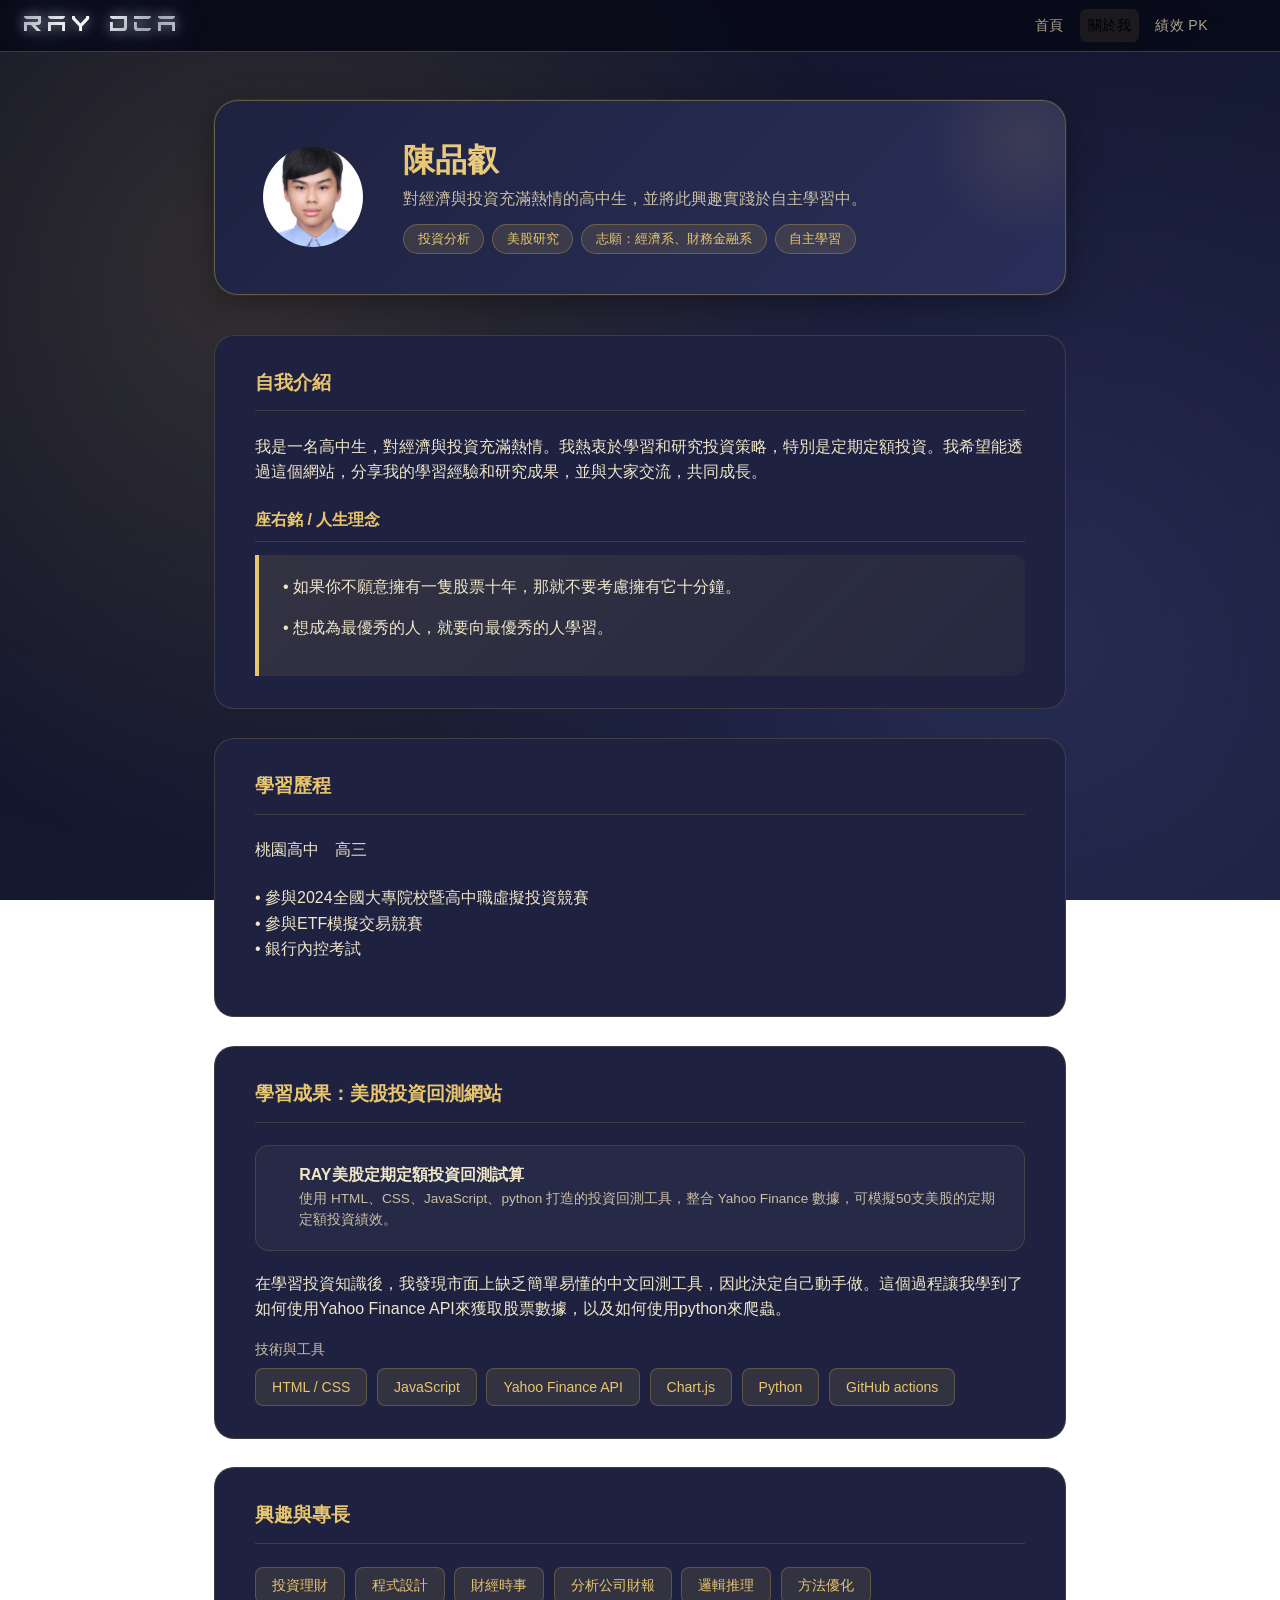
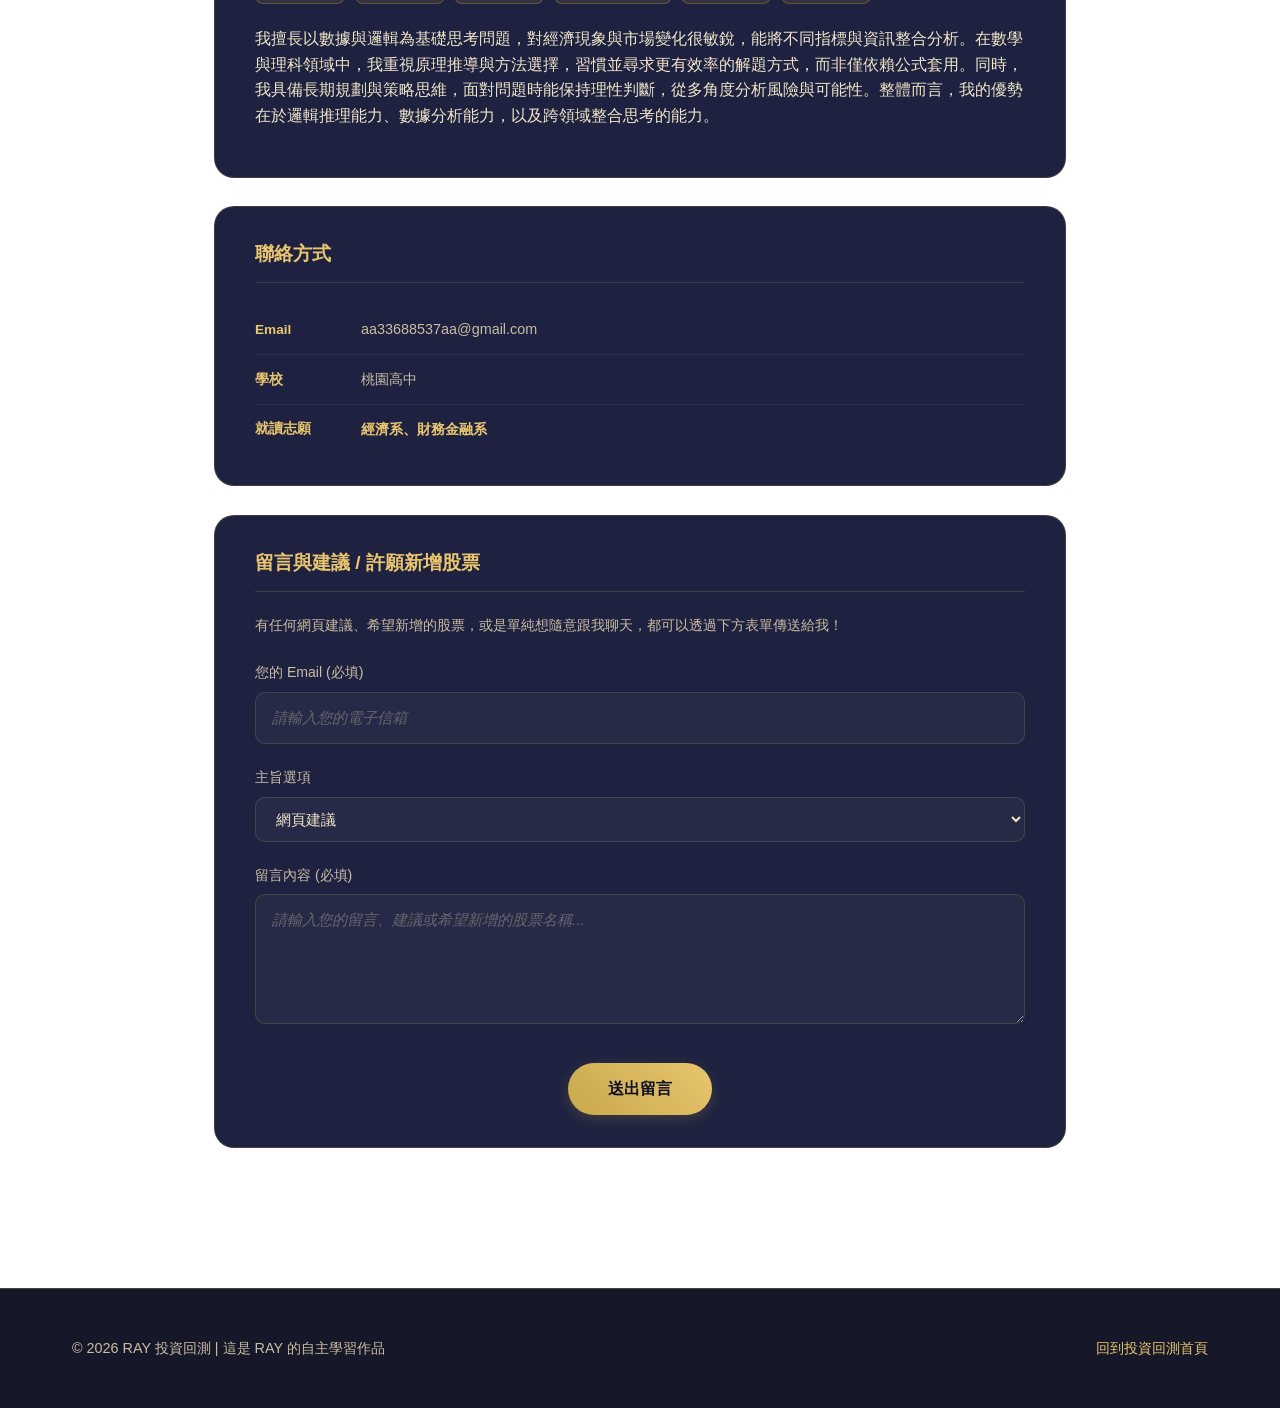
<file: about.html>
<!DOCTYPE html>
<html lang="zh-TW">

<head>
    <meta charset="UTF-8">
    <meta name="viewport" content="width=device-width, initial-scale=1.0">
    <title>關於我 - RAY 的自我介紹</title>
    <meta name="description" content="RAY 的個人自我介紹頁面，包含學習歷程與投資興趣的簡述。">
    <link href="https://cdn.jsdelivr.net/npm/bootstrap@5.1.3/dist/css/bootstrap.min.css" rel="stylesheet">
    <link rel="stylesheet" href="style.css">
    <link href="https://fonts.googleapis.com/css2?family=Noto+Sans+TC:wght@400;500;700&display=swap" rel="stylesheet">
    <style>
        /* ── About 頁面專屬樣式 ── */
        .about-wrapper {
            max-width: 900px;
            margin: 0 auto;
            padding: 2rem 1.5rem 4rem;
            animation: fadeIn 0.9s ease-out;
        }

        /* 頂部個人卡片 */
        .profile-card {
            background: linear-gradient(135deg, #1e2240, #2a2f5a);
            border: 1px solid rgba(201, 168, 76, 0.4);
            border-radius: 24px;
            padding: 2.5rem 3rem;
            display: flex;
            align-items: center;
            gap: 2.5rem;
            margin-bottom: 2.5rem;
            box-shadow: 0 8px 32px rgba(0, 0, 0, 0.35), 0 0 0 1px rgba(201, 168, 76, 0.1);
            position: relative;
            overflow: hidden;
        }

        .profile-card::before {
            content: '';
            position: absolute;
            top: -60px;
            right: -60px;
            width: 200px;
            height: 200px;
            background: radial-gradient(circle, rgba(201, 168, 76, 0.12), transparent 70%);
            border-radius: 50%;
        }

        .profile-avatar {
            width: 110px;
            height: 110px;
            border-radius: 50%;
            border: 3px solid rgba(201, 168, 76, 0.6);
            background: linear-gradient(135deg, #2a2f5a, #1e2240);
            display: flex;
            align-items: center;
            justify-content: center;
            font-size: 3rem;
            flex-shrink: 0;
            box-shadow: 0 4px 20px rgba(201, 168, 76, 0.2);
        }

        .profile-info h2 {
            font-size: 2rem;
            font-weight: 700;
            background: linear-gradient(45deg, #e8c56e, #f0e6c8);
            -webkit-background-clip: text;
            background-clip: text;
            color: transparent;
            margin-bottom: 0.4rem;
        }

        .profile-info .subtitle {
            color: var(--text-muted);
            font-size: 1rem;
            margin-bottom: 0.8rem;
        }

        .profile-tags {
            display: flex;
            flex-wrap: wrap;
            gap: 0.5rem;
        }

        .tag {
            background: rgba(201, 168, 76, 0.15);
            border: 1px solid rgba(201, 168, 76, 0.35);
            color: #e8c56e;
            border-radius: 50px;
            padding: 0.2rem 0.85rem;
            font-size: 0.82rem;
            font-weight: 500;
        }

        /* 各區塊卡片 */
        .section-card {
            background: #1e2240;
            border: 1px solid rgba(201, 168, 76, 0.2);
            border-radius: 20px;
            padding: 2rem 2.5rem;
            margin-bottom: 1.8rem;
            transition: border-color 0.3s, box-shadow 0.3s;
        }

        .section-card:hover {
            border-color: rgba(201, 168, 76, 0.5);
            box-shadow: 0 8px 24px rgba(201, 168, 76, 0.08);
        }

        .section-title {
            display: flex;
            align-items: center;
            gap: 0.75rem;
            font-size: 1.2rem;
            font-weight: 700;
            color: var(--accent-color);
            margin-bottom: 1.4rem;
            padding-bottom: 0.75rem;
            border-bottom: 1px solid rgba(201, 168, 76, 0.2);
        }

        .section-title .icon {
            font-size: 1.4rem;
        }

        /* 輸入欄位外觀 */
        .fill-field {
            width: 100%;
            background: rgba(255, 255, 255, 0.04);
            border: 1px solid rgba(201, 168, 76, 0.2);
            border-radius: 10px;
            color: var(--text-color);
            padding: 0.75rem 1rem;
            font-size: 0.95rem;
            font-family: inherit;
            resize: vertical;
            transition: border-color 0.3s, box-shadow 0.3s;
            line-height: 1.7;
        }

        .fill-field:focus {
            outline: none;
            border-color: rgba(201, 168, 76, 0.6);
            box-shadow: 0 0 0 3px rgba(201, 168, 76, 0.1);
        }

        .fill-field::placeholder {
            color: rgba(200, 189, 162, 0.4);
            font-style: italic;
        }

        .field-label {
            font-size: 0.88rem;
            color: var(--text-muted);
            margin-bottom: 0.5rem;
            font-weight: 500;
        }

        .field-group {
            margin-bottom: 1.4rem;
        }

        .field-group:last-child {
            margin-bottom: 0;
        }

        /* 技能/興趣標籤列 */
        .skill-row {
            display: flex;
            flex-wrap: wrap;
            gap: 0.6rem;
            margin-top: 0.5rem;
        }

        .skill-badge {
            background: rgba(201, 168, 76, 0.12);
            border: 1px solid rgba(201, 168, 76, 0.3);
            color: #e8c56e;
            border-radius: 8px;
            padding: 0.4rem 1rem;
            font-size: 0.88rem;
            font-weight: 500;
        }

        /* 網站作品卡 */
        .project-card {
            background: rgba(255, 255, 255, 0.04);
            border: 1px solid rgba(201, 168, 76, 0.18);
            border-radius: 14px;
            padding: 1.2rem 1.5rem;
            display: flex;
            align-items: center;
            gap: 1.2rem;
            transition: all 0.3s;
            text-decoration: none;
            color: inherit;
            margin-bottom: 0.8rem;
        }

        .project-card:hover {
            border-color: rgba(201, 168, 76, 0.5);
            background: rgba(201, 168, 76, 0.07);
            color: inherit;
            transform: translateX(4px);
        }

        .project-icon {
            font-size: 2rem;
            flex-shrink: 0;
        }

        .project-card h4 {
            font-size: 1rem;
            font-weight: 600;
            color: var(--text-color);
            margin-bottom: 0.2rem;
        }

        .project-card p {
            font-size: 0.85rem;
            color: var(--text-muted);
            margin: 0;
        }

        /* 聯絡資訊 */
        .contact-row {
            display: flex;
            align-items: center;
            gap: 1rem;
            padding: 0.8rem 0;
            border-bottom: 1px solid rgba(255, 255, 255, 0.06);
        }

        .contact-row:last-child {
            border-bottom: none;
        }

        .contact-label {
            width: 90px;
            font-size: 0.85rem;
            color: var(--accent-color);
            font-weight: 600;
            flex-shrink: 0;
        }

        .contact-value {
            color: var(--text-muted);
            font-size: 0.9rem;
        }

        /* 引言 */
        .motto-box {
            background: linear-gradient(135deg, rgba(201, 168, 76, 0.12), rgba(201, 168, 76, 0.05));
            border-left: 4px solid var(--accent-color);
            border-radius: 0 12px 12px 0;
            padding: 1.2rem 1.5rem;
            margin-top: 0.5rem;
        }

        .motto-box textarea {
            background: transparent;
            border: none;
            color: var(--text-color);
            font-size: 1rem;
            font-style: italic;
            line-height: 1.8;
            width: 100%;
            resize: none;
            font-family: inherit;
        }

        .motto-box textarea:focus {
            outline: none;
        }

        .motto-box textarea::placeholder {
            color: rgba(200, 189, 162, 0.4);
        }

        /* 儲存提示 */
        .save-notice {
            text-align: center;
            color: var(--text-muted);
            font-size: 0.82rem;
            margin-top: 2rem;
            opacity: 0.7;
        }

        /* Checkmark Animation */
        .checkmark__circle {
            stroke-dasharray: 166;
            stroke-dashoffset: 166;
            stroke-width: 2;
            stroke-miterlimit: 10;
            stroke: var(--accent-color);
            fill: none;
            animation: stroke 0.6s cubic-bezier(0.65, 0, 0.45, 1) forwards;
        }

        .checkmark {
            width: 56px;
            height: 56px;
            border-radius: 50%;
            display: block;
            stroke-width: 2;
            stroke: #1e2240;
            stroke-miterlimit: 10;
            margin: 10% auto;
            box-shadow: inset 0px 0px 0px var(--accent-color);
            animation: fill .4s ease-in-out .4s forwards, scale .3s ease-in-out .9s both;
        }

        .checkmark__check {
            transform-origin: 50% 50%;
            stroke-dasharray: 48;
            stroke-dashoffset: 48;
            animation: stroke 0.3s cubic-bezier(0.65, 0, 0.45, 1) 0.8s forwards;
        }

        @keyframes stroke {
            100% {
                stroke-dashoffset: 0;
            }
        }

        @keyframes scale {

            0%,
            100% {
                transform: none;
            }

            50% {
                transform: scale3d(1.1, 1.1, 1);
            }
        }

        @keyframes fill {
            100% {
                box-shadow: inset 0px 0px 0px 30px var(--accent-color);
            }
        }

        @keyframes fadeInText {
            0% {
                opacity: 0;
                transform: translateY(10px);
            }

            100% {
                opacity: 1;
                transform: translateY(0);
            }
        }

        @media (max-width: 600px) {
            .profile-card {
                flex-direction: column;
                text-align: center;
                padding: 2rem 1.5rem;
                gap: 1.5rem;
            }

            .profile-tags {
                justify-content: center;
            }

            .section-card {
                padding: 1.5rem 1.2rem;
            }
        }
    </style>
</head>

<body>
    <!-- 導覽列 -->
    <!-- 暗幕遡罩 -->
    <div class="nav-overlay" id="navOverlay"></div>

    <nav class="navbar navbar-expand-md">
        <div class="container position-relative">
            <!-- RAY DCA Logo -->
            <a class="navbar-brand-logo" href="index.html">RAY DCA</a>

            <!-- 自訂漢堡按鈕 -->
            <button class="hamburger" id="hamburgerBtn" aria-label="選單">
                <span class="bar"></span>
                <span class="bar"></span>
                <span class="bar"></span>
            </button>

            <div class="collapse navbar-collapse" id="navbarNav">
                <ul class="navbar-nav ms-auto">
                    <li class="nav-item">
                        <a class="nav-link" href="index.html">首頁</a>
                    </li>
                    <li class="nav-item">
                        <a class="nav-link active" href="about.html">關於我</a>
                    </li>
                    <li class="nav-item">
                        <a class="nav-link" href="pk.html">績效 PK</a>
                    </li>
                </ul>
            </div>
        </div>
    </nav>

    <div class="about-wrapper">

        <!-- 個人名片 -->
        <div class="profile-card">
            <img src="ray.jpg" alt="RAY" style="width: 100px; height: 100px; border-radius: 50%;">
            <div class="profile-info">
                <h2>陳品叡</h2>
                <p class="subtitle">
                    對經濟與投資充滿熱情的高中生，並將此興趣實踐於自主學習中。
                </p>
                <div class="profile-tags">
                    <span class="tag">投資分析</span>
                    <span class="tag">美股研究</span>
                    <span class="tag">志願：經濟系、財務金融系</span>
                    <span class="tag">自主學習</span>
                </div>
            </div>
        </div>

        <!-- 自我介紹 -->
        <div class="section-card">
            <div class="section-title">
                自我介紹
            </div>
            <div class="field-group">
                <!-- 自我介紹 -->
                <p class="about-text">
                    我是一名高中生，對經濟與投資充滿熱情。我熱衷於學習和研究投資策略，特別是定期定額投資。我希望能透過這個網站，分享我的學習經驗和研究成果，並與大家交流，共同成長。
                </p>
            </div>
            <div class="field-group">
                <div class="section-title" style="font-size:1rem; margin-bottom:0.8rem; padding-bottom:0.5rem;">
                    座右銘 / 人生理念
                </div>
                <div class="motto-box">
                    <!-- 在下方填入你的座右銘 -->
                    <p class="motto-text">• 如果你不願意擁有一隻股票十年，那就不要考慮擁有它十分鐘。</p>
                    <p class="motto-text">• 想成為最優秀的人，就要向最優秀的人學習。</p>
                </div>
            </div>
        </div>

        <!-- 學習歷程 -->
        <div class="section-card">
            <div class="section-title">
                學習歷程
            </div>
            <div class="field-group">
                <!-- 學校與年級 -->
                <p class="about-text school-text">桃園高中　高三</p>
            </div>
            <div class="field-group">
                <!-- 與經濟相關的學習經歷：課程、閱讀、活動等，可用 <br> 換行 -->
                <p class="about-text">
                    • 參與2024全國大專院校暨高中職虛擬投資競賽<br>
                    • 參與ETF模擬交易競賽<br>
                    • 銀行內控考試
                </p>
            </div>
            <div class="field-group" style="margin-bottom:0">
                <!-- 對經濟系的期待與目標 -->
                <p class="about-text">

                </p>
            </div>
        </div>

        <!-- 這個作品：投資回測網站 -->
        <div class="section-card">
            <div class="section-title">
                學習成果：美股投資回測網站
            </div>
            <a class="project-card" href="index.html">
                <span class="project-icon"></span>
                <div>
                    <h4>RAY美股定期定額投資回測試算</h4>
                    <p>使用 HTML、CSS、JavaScript、python 打造的投資回測工具，整合 Yahoo Finance 數據，可模擬50支美股的定期定額投資績效。</p>
                </div>
            </a>
            <div class="field-group" style="margin-top:1.2rem; margin-bottom:0">
                <!-- 製作這個網站的動機與過程 -->
                <p class="about-text">
                    在學習投資知識後，我發現市面上缺乏簡單易懂的中文回測工具，因此決定自己動手做。這個過程讓我學到了如何使用Yahoo Finance API來獲取股票數據，以及如何使用python來爬蟲。
                </p>
            </div>
            <div class="field-group">
                <div class="field-label">技術與工具</div>
                <div class="skill-row">
                    <span class="skill-badge">HTML / CSS</span>
                    <span class="skill-badge">JavaScript</span>
                    <span class="skill-badge">Yahoo Finance API</span>
                    <span class="skill-badge">Chart.js</span>
                    <span class="skill-badge">Python</span>
                    <span class="skill-badge">GitHub actions</span>
                </div>
            </div>
        </div>

        <!-- 興趣與專長 -->
        <div class="section-card">
            <div class="section-title">
                興趣與專長
            </div>
            <div class="field-group">
                <!-- skill-->
                <div class="skill-row">
                    <span class="skill-badge">投資理財</span>
                    <span class="skill-badge">程式設計</span>
                    <span class="skill-badge">財經時事</span>
                    <span class="skill-badge">分析公司財報</span>
                    <span class="skill-badge">邏輯推理</span>
                    <span class="skill-badge">方法優化</span>
                </div>
            </div>
            <div class="field-group" style="margin-bottom:0">
                <!-- 其他補充 -->
                <p class="about-text">
                    我擅長以數據與邏輯為基礎思考問題，對經濟現象與市場變化很敏銳，能將不同指標與資訊整合分析。在數學與理科領域中，我重視原理推導與方法選擇，習慣並尋求更有效率的解題方式，而非僅依賴公式套用。同時，
                    我具備長期規劃與策略思維，面對問題時能保持理性判斷，從多角度分析風險與可能性。整體而言，我的優勢在於邏輯推理能力、數據分析能力，以及跨領域整合思考的能力。
                </p>
            </div>
        </div>

        <!-- 聯絡資訊 -->
        <div class="section-card">
            <div class="section-title">
                聯絡方式
            </div>
            <div class="contact-row">
                <span class="contact-label">Email</span>
                <!-- 把下方 aa33688537aa@gmail.com 換成你的信箱 -->
                <span class="contact-value">aa33688537aa@gmail.com</span>
            </div>
            <div class="contact-row">
                <span class="contact-label">學校</span>
                <!-- 把下方換成你的學校 -->
                <span class="contact-value">桃園高中</span>
            </div>
            <div class="contact-row">
                <span class="contact-label">就讀志願</span>
                <span class="contact-value" style="color: var(--accent-color); font-weight:600;">經濟系、財務金融系</span>
            </div>
        </div> <!-- 聯絡資訊結束 -->

        <!-- 留言表單區塊獨立 -->
        <div class="section-card" id="contact-form">
            <div class="section-title">
                留言與建議 / 許願新增股票
            </div>
            <p style="color: var(--text-muted); font-size: 0.9rem; margin-bottom: 1.5rem;">
                有任何網頁建議、希望新增的股票，或是單純想隨意跟我聊天，都可以透過下方表單傳送給我！
            </p>
            <form id="contactForm" action="https://formspree.io/f/mjgayrbp" method="POST">
                <div class="field-group">
                    <div class="field-label">您的 Email (必填)</div>
                    <input type="email" name="email" class="fill-field" placeholder="請輸入您的電子信箱" required>
                </div>
                <div class="field-group">
                    <div class="field-label">主旨選項</div>
                    <select name="subject" class="fill-field" style="appearance: auto; cursor: pointer;">
                        <option value="網頁建議">網頁建議</option>
                        <option value="許願新增股票">許願新增股票</option>
                        <option value="隨意聊天">隨意聊天</option>
                        <option value="其他問題">其他</option>
                    </select>
                </div>
                <div class="field-group">
                    <div class="field-label">留言內容 (必填)</div>
                    <textarea name="message" class="fill-field" rows="4" placeholder="請輸入您的留言、建議或希望新增的股票名稱..."
                        required></textarea>
                </div>
                <div class="field-group" style="text-align: center; margin-top: 2rem;">
                    <button type="submit" id="submitBtnStyle"
                        style="background: linear-gradient(45deg, var(--secondary-color), var(--accent-color)); color: #0f1227; padding: 0.8rem 2.5rem; border-radius: 50px; border: none; font-size: 1rem; font-weight: 700; cursor: pointer; transition: transform 0.3s ease, box-shadow 0.3s ease; box-shadow: 0 4px 15px rgba(201, 168, 76, 0.2);">
                        送出留言
                    </button>
                </div>
            </form>

            <!-- 成功動畫容器 -->
            <div id="successAnimation" style="display: none; text-align: center; padding: 2rem 0;">
                <svg class="checkmark" xmlns="http://www.w3.org/2000/svg" viewBox="0 0 52 52">
                    <circle class="checkmark__circle" cx="26" cy="26" r="25" fill="none" />
                    <path class="checkmark__check" fill="none" d="M14.1 27.2l7.1 7.2 16.7-16.8" />
                </svg>
                <h4
                    style="color: var(--accent-color); margin-top: 1rem; opacity: 0; animation: fadeInText 0.5s 0.3s forwards;">
                    傳送成功！</h4>
                <p
                    style="color: var(--text-muted); font-size: 0.9rem; opacity: 0; animation: fadeInText 0.5s 0.6s forwards;">
                    感謝您的留言與建議，我會盡快回覆您。</p>
            </div>
        </div>



    </div>

    <!-- 頁尾 -->
    <footer class="footer">
        <div class="container">
            <div class="row align-items-center">
                <div class="col-md-6">
                    <p>© 2026 RAY 投資回測 | 這是 RAY 的自主學習作品</p>
                </div>
                <div class="col-md-6 text-md-end">
                    <p><a href="index.html">回到投資回測首頁</a></p>
                </div>
            </div>
        </div>
    </footer>

    <script src="https://cdn.jsdelivr.net/npm/bootstrap@5.1.3/dist/js/bootstrap.bundle.min.js"></script>
    <script>
        // 自訂漢堡選單控制
        (function () {
            const btn = document.getElementById('hamburgerBtn');
            const menu = document.getElementById('navbarNav');
            const overlay = document.getElementById('navOverlay');

            function openMenu() {
                btn.classList.add('open');
                menu.classList.add('show');
                overlay.classList.add('show');
                document.body.style.overflow = 'hidden';
            }

            function closeMenu() {
                btn.classList.remove('open');
                menu.classList.remove('show');
                overlay.classList.remove('show');
                document.body.style.overflow = '';
            }

            btn.addEventListener('click', () => {
                btn.classList.contains('open') ? closeMenu() : openMenu();
            });

            overlay.addEventListener('click', closeMenu);

            menu.querySelectorAll('.nav-link').forEach(link => {
                link.addEventListener('click', closeMenu);
            });
        })();

        // AJAX Form Submission
        document.getElementById('contactForm')?.addEventListener('submit', function (e) {
            e.preventDefault();
            const form = this;
            const formData = new FormData(form);
            const action = form.getAttribute('action');
            const submitBtn = form.querySelector('button[type="submit"]');

            submitBtn.disabled = true;
            submitBtn.innerText = '傳送中...';

            fetch(action, {
                method: 'POST',
                body: formData,
                headers: {
                    'Accept': 'application/json'
                }
            }).then(response => {
                if (response.ok) {
                    form.style.display = 'none';
                    document.getElementById('successAnimation').style.display = 'block';
                } else {
                    alert('發生錯誤，請稍後再試。');
                    submitBtn.disabled = false;
                    submitBtn.innerText = '送出留言';
                }
            }).catch(error => {
                alert('發生錯誤，請稍後再試。');
                submitBtn.disabled = false;
                submitBtn.innerText = '送出留言';
            });
        });
    </script>

</body>

</html>
</file>
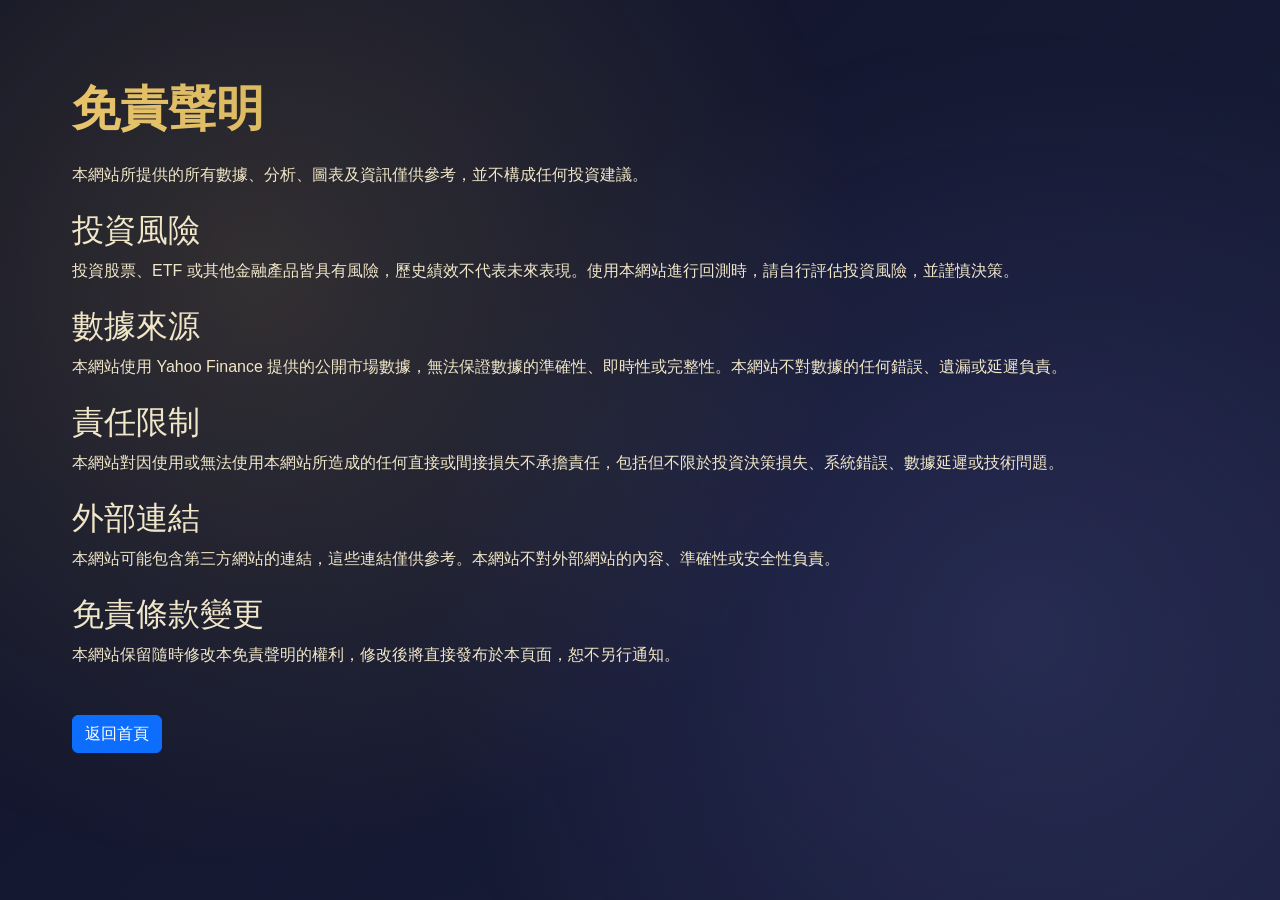
<file: disclaimer.html>
<!DOCTYPE html>
<html lang="zh-TW">
<head>
    <meta charset="UTF-8">
    <meta name="viewport" content="width=device-width, initial-scale=1.0">
    <title>免責聲明 | RAY投資回測</title>
    <link href="https://cdn.jsdelivr.net/npm/bootstrap@5.1.3/dist/css/bootstrap.min.css" rel="stylesheet">
    <link rel="stylesheet" href="style.css">
</head>
<body>
    <div class="container mt-5">
        <h1 class="mb-4">免責聲明</h1>
        <p>本網站所提供的所有數據、分析、圖表及資訊僅供參考，並不構成任何投資建議。</p>

        <h2 class="mt-4">投資風險</h2>
        <p>投資股票、ETF 或其他金融產品皆具有風險，歷史績效不代表未來表現。使用本網站進行回測時，請自行評估投資風險，並謹慎決策。</p>

        <h2 class="mt-4">數據來源</h2>
        <p>本網站使用 Yahoo Finance 提供的公開市場數據，無法保證數據的準確性、即時性或完整性。本網站不對數據的任何錯誤、遺漏或延遲負責。</p>

        <h2 class="mt-4">責任限制</h2>
        <p>本網站對因使用或無法使用本網站所造成的任何直接或間接損失不承擔責任，包括但不限於投資決策損失、系統錯誤、數據延遲或技術問題。</p>

        <h2 class="mt-4">外部連結</h2>
        <p>本網站可能包含第三方網站的連結，這些連結僅供參考。本網站不對外部網站的內容、準確性或安全性負責。</p>

        <h2 class="mt-4">免責條款變更</h2>
        <p>本網站保留隨時修改本免責聲明的權利，修改後將直接發布於本頁面，恕不另行通知。</p>

        <p class="mt-5"><a href="index.html" class="btn btn-primary">返回首頁</a></p>
    </div>

    <script src="https://cdn.jsdelivr.net/npm/bootstrap@5.1.3/dist/js/bootstrap.bundle.min.js"></script>
</body>
</html>
</file>
<file: style.css>
:root {
    --primary-color: #1a1f3c;
    --secondary-color: #c9a84c;
    --accent-color: #e8c56e;
    --background-color: #0f1227;
    --card-bg-color: #1e2240;
    --text-color: #f0e6c8;
    --text-muted: #c9bda2;
    --border-color: #2e3460;
    --shadow-color: rgba(0, 0, 0, 0.35);
    --hover-color: #2a3060;
    --positive-color: #5ecb8a;
    --negative-color: #e0584d;
    --gradient-start: #0f1227;
    --gradient-end: #1a1f3c;
}

* {
    margin: 0;
    padding: 0;
    box-sizing: border-box;
}

body {
    font-family: 'SF Pro Display', -apple-system, BlinkMacSystemFont, 'Segoe UI', Roboto, Oxygen, Ubuntu, Cantarell, 'Open Sans', 'Helvetica Neue', sans-serif;
    background: linear-gradient(135deg, var(--gradient-start), var(--gradient-end));
    background-attachment: fixed;
    color: var(--text-color);
    line-height: 1.6;
    overflow-x: hidden;
}

body::before {
    content: '';
    position: fixed;
    top: 0;
    left: 0;
    width: 100%;
    height: 100%;
    background:
        radial-gradient(circle at 20% 30%, rgba(201, 168, 76, 0.18) 0%, transparent 50%),
        radial-gradient(circle at 80% 70%, rgba(94, 99, 180, 0.22) 0%, transparent 50%);
    z-index: -1;
    pointer-events: none;
}

.container {
    max-width: 1200px;
    margin: 0 auto;
    padding: 2rem;
    position: relative;
}

/* Header */
header {
    text-align: center;
    margin-bottom: 3rem;
    padding: 2rem 0;
    position: relative;
    animation: fadeInDown 0.8s ease-out;
    /* 載入動畫 */
}

h1 {
    font-size: 3rem;
    font-weight: 700;
    margin-bottom: 1rem;
    background: linear-gradient(45deg, #e8c56e, #c9a84c, #f0e6c8);
    -webkit-background-clip: text;
    background-clip: text;
    color: transparent;
    text-shadow: none;
    animation: gradientText 8s linear infinite;
}

@keyframes gradientText {
    0% {
        filter: hue-rotate(0deg) brightness(1);
    }

    50% {
        filter: hue-rotate(15deg) brightness(1.2);
    }

    100% {
        filter: hue-rotate(0deg) brightness(1);
    }
}

.search-box {
    max-width: 400px;
    margin: 0 auto;
    position: relative;
}

.search-box input {
    width: 100%;
    padding: 1rem 1.5rem;
    border: none;
    border-radius: 50px;
    background: var(--card-bg-color);
    color: var(--text-color);
    font-size: 1rem;
    transition: all 0.3s ease;
    box-shadow: 0 2px 10px rgba(0, 0, 0, 0.1);
}

.search-box input::placeholder {
    color: rgba(255, 255, 255, 0.7);
}

.search-box input:focus {
    outline: none;
    box-shadow: 0 0 5px var(--secondary-color);
    transform: scale(1.02);
    /* 聚焦時微放大 */
}

/* Stock Grid */
.stock-grid {
    display: grid;
    grid-template-columns: repeat(auto-fill, minmax(300px, 1fr));
    gap: 2rem;
    padding: 1rem;
    animation: fadeIn 0.8s ease-out;
}

.stock-card {
    background: #1e2240;
    border-radius: 20px;
    padding: 1.5rem;
    transition: all 0.3s cubic-bezier(0.4, 0, 0.2, 1);
    cursor: pointer;
    border: 1px solid rgba(201, 168, 76, 0.25);
    position: relative;
    overflow: hidden;
}

.stock-card::before {
    content: '';
    position: absolute;
    top: 0;
    left: 0;
    width: 100%;
    height: 100%;
    background: linear-gradient(45deg, transparent, rgba(255, 255, 255, 0.1), transparent);
    transform: translateX(-100%);
    transition: transform 0.6s;
}

.stock-card:hover {
    transform: translateY(-5px) scale(1.02);
    box-shadow: 0 15px 30px rgba(201, 168, 76, 0.15), 0 5px 15px rgba(0, 0, 0, 0.3);
    border-color: rgba(201, 168, 76, 0.6);
    background: #252b4d;
}

.stock-card:hover::before {
    transform: translateX(100%);
}

.stock-card img {
    width: 48px;
    height: 48px;
    margin-bottom: 1rem;
    border-radius: 50%;
    transition: transform 0.3s ease;
}

.stock-card:hover img {
    transform: scale(1.1);
}

.stock-card h3 {
    font-size: 1.5rem;
    margin-bottom: 0.5rem;
    transition: color 0.3s ease;
}

.stock-info {
    display: flex;
    align-items: center;
    gap: 1rem;
    margin-bottom: 1rem;
}

.stock-details p {
    color: rgba(255, 255, 255, 0.7);
    font-size: 0.9rem;
    transition: color 0.3s ease;
}

.price-change {
    display: inline-block;
    padding: 0.25rem 0.75rem;
    border-radius: 50px;
    font-size: 0.9rem;
    font-weight: 500;
    transition: all 0.3s ease;
}

.price-change.positive {
    background: rgba(46, 204, 113, 0.2);
    color: var(--positive-color);
}

.price-change.negative {
    background: rgba(231, 76, 60, 0.2);
    color: var(--negative-color);
}

.price-change:hover {
    transform: scale(1.1);
    /* 懸停時放大 */
}

/* Backtest Page */
.hidden {
    display: none;
}

.backtest-header {
    display: flex;
    align-items: center;
    gap: 2rem;
    margin-bottom: 2rem;
    padding: 2rem;
    background: rgba(255, 255, 255, 0.05);
    border-radius: 20px;
    backdrop-filter: blur(10px);
    animation: slideInDown 0.8s ease-out;
}

@keyframes slideInDown {
    from {
        transform: translateY(-20px);
        opacity: 0;
    }

    to {
        transform: translateY(0);
        opacity: 1;
    }
}

.back-button {
    padding: 0.8rem 1.5rem;
    border: none;
    border-radius: 50px;
    background: linear-gradient(45deg, var(--secondary-color), var(--accent-color));
    color: #0f1227;
    cursor: pointer;
    transition: all 0.3s ease;
    font-weight: 600;
    text-transform: uppercase;
    letter-spacing: 1px;
    position: relative;
    overflow: hidden;
}

.back-button:hover {
    transform: translateX(-3px);
    box-shadow: 0 5px 15px rgba(0, 0, 0, 0.2);
}

.back-button::after {
    content: '';
    position: absolute;
    top: 0;
    left: 0;
    width: 100%;
    height: 100%;
    background: linear-gradient(45deg, transparent, rgba(255, 255, 255, 0.2), transparent);
    transform: translateX(-100%);
}

.back-button:hover::after {
    transform: translateX(100%);
    transition: transform 0.6s;
}

.backtest-content {
    display: grid;
    grid-template-columns: 300px 1fr;
    gap: 2rem;
    animation: fadeIn 0.8s ease-out;
}

.backtest-params {
    background: rgba(255, 255, 255, 0.05);
    padding: 2rem;
    border-radius: 20px;
    height: fit-content;
    backdrop-filter: blur(10px);
    border: 1px solid rgba(255, 255, 255, 0.1);
    transition: all 0.3s ease;
}

.backtest-params:hover {
    border-color: rgba(255, 255, 255, 0.2);
    box-shadow: 0 10px 20px rgba(0, 0, 0, 0.1);
}

.param-group {
    margin-bottom: 1.5rem;
}

.param-group label {
    display: block;
    margin-bottom: 0.8rem;
    color: var(--text-color);
    font-weight: 500;
    transition: color 0.3s ease;
}

.param-group input,
.param-group select {
    width: 100%;
    padding: 0.75rem;
    border: 1px solid rgba(255, 255, 255, 0.1);
    border-radius: 10px;
    background: rgba(255, 255, 255, 0.05);
    color: var(--text-color);
    transition: all 0.3s ease;
}

.param-group input:focus,
.param-group select:focus {
    outline: none;
    border-color: var(--accent-color);
    box-shadow: 0 0 0 2px rgba(46, 204, 113, 0.2);
}

.calculate-button {
    width: 100%;
    padding: 1rem;
    border: none;
    border-radius: 10px;
    background: linear-gradient(45deg, var(--secondary-color), var(--accent-color));
    color: #0f1227;
    font-size: 1rem;
    font-weight: 700;
    cursor: pointer;
    transition: all 0.3s cubic-bezier(0.4, 0, 0.2, 1);
    position: relative;
    overflow: hidden;
    text-transform: uppercase;
    letter-spacing: 1px;
}

.calculate-button:hover {
    transform: translateY(-2px);
    box-shadow: 0 10px 20px rgba(0, 0, 0, 0.2);
}

.calculate-button::after {
    content: '';
    position: absolute;
    top: 0;
    left: 0;
    width: 100%;
    height: 100%;
    background: linear-gradient(45deg, transparent, rgba(255, 255, 255, 0.2), transparent);
    transform: translateX(-100%);
}

.calculate-button:hover::after {
    transform: translateX(100%);
    transition: transform 0.6s;
}

.investment-days {
    display: grid;
    grid-template-columns: repeat(3, 1fr);
    grid-template-rows: repeat(2, 1fr);
    gap: 10px;
    margin-top: 10px;
    margin-bottom: 2rem;
}

.checkbox-label {
    display: flex;
    align-items: center;
    gap: 4px;
    /* 減少間距，避免文字換行 */
    cursor: pointer;
    padding: 4px;
    border-radius: 4px;
    transition: all 0.3s ease;
    background: rgba(255, 255, 255, 0.05);
    color: white;
    /* 讓文字變白色 */
    white-space: nowrap;
    /* 防止換行 */
}

.checkbox-label:hover {
    background: rgba(255, 255, 255, 0.1);
}

.checkbox-label input[type="checkbox"] {
    width: 14px;
    /* 調整大小，讓它不會太佔空間 */
    height: 14px;
    border-radius: 4px;
    border: 2px solid var(--accent-color);
    appearance: none;
    -webkit-appearance: none;
    cursor: pointer;
    position: relative;
    transition: all 0.3s ease;
    flex-shrink: 0;
    /* 確保 checkbox 不會變形 */
}

.checkbox-label input[type="checkbox"]:checked {
    background-color: var(--accent-color);
    border-color: var(--accent-color);
}

.checkbox-label input[type="checkbox"]:checked::before {
    content: '✓';
    position: absolute;
    top: 50%;
    left: 50%;
    transform: translate(-50%, -50%);
    color: white;
    font-size: 10px;
    /* 調整勾選符號大小 */
    font-weight: bold;
}



#resultsSection {
    animation: slideInUp 0.8s ease-out;
}

@keyframes slideInUp {
    from {
        transform: translateY(20px);
        opacity: 0;
    }

    to {
        transform: translateY(0);
        opacity: 1;
    }
}

.performance-metrics {
    display: grid;
    grid-template-columns: repeat(3, 1fr);
    gap: 1.5rem;
    margin-bottom: 2rem;
}

.metric-card.large {
    background: var(--card-bg-color);
    padding: 1.5rem;
    border-radius: 15px;
    text-align: center;
    transition: all 0.4s cubic-bezier(0.25, 1, 0.5, 1);
    box-shadow: 0 4px 15px rgba(0, 0, 0, 0.1);
    animation: fadeInUp 0.6s ease-out;
}

.metric-card.large:hover {
    transform: translateY(-2px) scale(1.02);
    box-shadow: 0 6px 20px var(--shadow-color);
}

.metric-card.large h4 {
    color: rgba(255, 255, 255, 0.7);
    margin-bottom: 0.5rem;
    font-size: 1rem;
}

.metric-card.large p {
    font-size: 1.8rem;
    font-weight: 600;
    color: var(--text-color);
    margin-bottom: 0.5rem;
}

.metric-card.large .sub-metric {
    font-size: 1rem;
    color: rgba(255, 255, 255, 0.7);
    margin-top: 0.5rem;
    padding-top: 0.5rem;
    border-top: 1px solid var(--border-color);
}

.metric-card.large .sub-metric .label {
    font-size: 0.9rem;
    color: rgba(255, 255, 255, 0.5);
}

.metric-card.large .sub-metric span:last-child {
    font-weight: 500;
    margin-left: 0.25rem;
}

.positive {
    color: var(--positive-color) !important;
}

.negative {
    color: var(--negative-color) !important;
}

.chart-container {
    background: var(--card-bg-color);
    padding: 1.5rem;
    border-radius: 20px;
    height: 400px;
    box-shadow: 0 4px 15px rgba(0, 0, 0, 0.1);
    animation: fadeIn 0.5s ease-out;
}

.chart-container .highcharts-text-outline {
    stroke: none;
}

.chart-container .highcharts-axis-labels text,
.chart-container .highcharts-legend-item text,
.chart-container .highcharts-axis-title,
.chart-container .highcharts-title {
    fill: #ffffff !important;
    color: #ffffff !important;
    text-shadow: none !important;
}

/* Animations */
@keyframes fadeIn {
    from {
        opacity: 0;
        transform: translateY(10px);
    }

    to {
        opacity: 1;
        transform: translateY(0);
    }
}

@keyframes fadeInDown {
    from {
        opacity: 0;
        transform: translateY(-20px);
    }

    to {
        opacity: 1;
        transform: translateY(0);
    }
}

@keyframes fadeInLeft {
    from {
        opacity: 0;
        transform: translateX(-20px);
    }

    to {
        opacity: 1;
        transform: translateX(0);
    }
}

@keyframes fadeInUp {
    from {
        opacity: 0;
        transform: translateY(20px);
    }

    to {
        opacity: 1;
        transform: translateY(0);
    }
}

/* Responsive Design */
@media (max-width: 1024px) {
    .backtest-content {
        grid-template-columns: 1fr;
    }
}

@media (max-width: 768px) {
    .container {
        padding: 1rem;
    }

    h1 {
        font-size: 2rem;
    }

    .backtest-content {
        grid-template-columns: 1fr;
    }

    .stock-grid {
        grid-template-columns: 1fr;
    }

    .stock-card {
        text-align: center;
    }

    .stock-card img {
        margin: 0 auto 1rem;
    }

    .features-list {
        grid-template-columns: 1fr;
        grid-template-rows: auto;
        gap: 1rem;
    }

    .calculate-button {
        position: fixed;
        bottom: 20px;
        left: 50%;
        transform: translateX(-50%);
        width: calc(100% - 40px);
        z-index: 1000;
        box-shadow: 0 5px 15px rgba(0, 0, 0, 0.2);
        animation: slideInUp 0.3s ease-out;
    }

    .calculate-button:hover {
        transform: translateX(-50%) translateY(-2px);
    }

    .backtest-params {
        margin-bottom: 100px;
    }

    .results-grid {
        grid-template-columns: 1fr;
        gap: 1rem;
    }

    .result-item {
        margin-bottom: 0.5rem;
        padding: 1.2rem;
    }

    .result-item label {
        font-size: 0.9rem;
    }

    .result-item span {
        font-size: 1.3rem;
    }

    .description {
        font-size: 1.1rem;
        margin-bottom: 2rem;
    }

    .features-list {
        padding: 0 1rem;
    }

    .features-list li {
        padding: 1.5rem;
    }

    .features-list li strong {
        font-size: 1rem;
    }

    .features-list li p {
        font-size: 0.9rem;
    }

    .check-mark {
        font-size: 1.2rem;
    }

    .investment-days {
        grid-template-columns: repeat(4, 1fr);
        grid-template-rows: auto;
    }

    .description {
        white-space: normal;
        overflow: visible;
    }
}

@media (max-width: 480px) {
    h1 {
        font-size: 1.5rem;
    }

    .stock-card h3 {
        font-size: 1.1rem;
    }

    .stock-details p {
        font-size: 0.75rem;
    }

    .param-group label {
        font-size: 0.9rem;
    }

    .calculate-button {
        font-size: 0.8rem;
    }

    .investment-days {
        grid-template-columns: repeat(3, 1fr);
    }
}

/* 回測結果區塊初始隱藏 */
.backtest-results {
    transform: translateY(-100%);
    opacity: 0;
    transition: all 0.6s ease-in-out;
}

/* 顯示時下滑效果 */
.backtest-results.show {
    transform: translateY(0);
    opacity: 1;
}

/* 小點點載入動畫 */
.loading-dots::after {
    content: " . . .";
    animation: dots 1.5s infinite;
}

@keyframes dots {
    0% {
        content: " .";
    }

    33% {
        content: " . .";
    }

    66% {
        content: " . . .";
    }
}

.company-details {
    display: grid;
    grid-template-columns: repeat(auto-fit, minmax(200px, 1fr));
    gap: 1.5rem;
    margin: 2rem 0;
    padding: 2rem;
    background: rgba(255, 255, 255, 0.05);
    border-radius: 20px;
    backdrop-filter: blur(10px);
    animation: fadeIn 0.8s ease-out;
}

.detail-item {
    display: flex;
    flex-direction: column;
    gap: 0.5rem;
    padding: 1rem;
    background: rgba(255, 255, 255, 0.05);
    border-radius: 15px;
    transition: transform 0.3s ease, box-shadow 0.3s ease;
}

.detail-item:hover {
    transform: translateY(-5px);
    box-shadow: 0 10px 20px rgba(0, 0, 0, 0.2);
}

.detail-item .label {
    font-size: 0.9rem;
    color: rgba(255, 255, 255, 0.7);
}

.detail-item .value {
    font-size: 1.1rem;
    font-weight: 500;
}

.company-products {
    margin-top: 2rem;
    padding: 2rem;
    background: rgba(255, 255, 255, 0.05);
    border-radius: 20px;
    backdrop-filter: blur(10px);
}

.company-products h4 {
    color: var(--accent-color);
    margin-bottom: 1rem;
    font-size: 1.2rem;
}

.company-products p {
    line-height: 1.8;
    margin-bottom: 1.5rem;
}

.features-list {
    margin: 2rem auto;
    padding: 0;
    list-style: none;
    display: grid;
    grid-template-columns: repeat(2, 1fr);
    grid-template-rows: repeat(2, 1fr);
    gap: 1.5rem;
    max-width: 1000px;
}

.features-list li {
    background: rgba(255, 255, 255, 0.08);
    padding: 1.8rem;
    border-radius: 15px;
    backdrop-filter: blur(10px);
    transition: all 0.3s ease;
    display: flex;
    align-items: flex-start;
    gap: 1rem;
    border: 1px solid rgba(255, 255, 255, 0.1);
    height: 100%;
}

.features-list li:hover {
    transform: translateY(-5px);
    box-shadow: 0 10px 20px rgba(0, 0, 0, 0.2);
    background: rgba(255, 255, 255, 0.12);
    border-color: rgba(255, 255, 255, 0.2);
}

.features-list li strong {
    display: block;
    margin-bottom: 0.5rem;
    font-size: 1.1rem;
    color: var(--text-color);
}

.features-list li p {
    color: rgba(255, 255, 255, 0.85);
    font-size: 0.95rem;
    line-height: 1.6;
    margin: 0 0 1rem 0;
}

/* Feature card CTA buttons */
.feature-cta-btn {
    display: inline-block;
    padding: 0.48rem 1.2rem;
    background: linear-gradient(135deg, #c9a84c, #e8c56e);
    border: none;
    border-radius: 8px;
    color: #0f1227;
    font-size: 0.85rem;
    font-weight: 700;
    font-family: inherit;
    cursor: pointer;
    text-decoration: none;
    letter-spacing: 0.04em;
    transition: transform 0.2s, box-shadow 0.2s;
    margin-top: 0.2rem;
}

.feature-cta-btn:hover {
    transform: translateY(-2px);
    box-shadow: 0 4px 14px rgba(201, 168, 76, 0.45);
    color: #0f1227;
}

.check-mark {
    color: var(--accent-color);
    font-size: 1.4rem;
    line-height: 1;
    flex-shrink: 0;
    margin-top: 0.2rem;
}

.description {
    text-align: center;
    max-width: 800px;
    margin: 0 auto 3rem;
    font-size: 1.2rem;
    color: var(--text-color);
    line-height: 1.8;
    animation: fadeIn 1s ease-out;
    padding: 0 1rem;
    white-space: nowrap;
    overflow: hidden;
    text-overflow: ellipsis;
}

.small.text-muted {
    color: var(--text-muted) !important;
    font-size: 0.9rem;
    text-align: center;
    margin-top: 2rem;
    animation: fadeIn 1s ease-out;
}

.results-grid {
    display: grid;
    grid-template-columns: repeat(auto-fit, minmax(250px, 1fr));
    gap: 1.5rem;
    margin: 3rem 0 2rem;
}

.result-item {
    background: rgba(255, 255, 255, 0.05);
    padding: 1.5rem;
    border-radius: 15px;
    backdrop-filter: blur(10px);
    transition: all 0.3s ease;
    text-align: center;
}

.result-item:hover {
    transform: translateY(-5px);
    box-shadow: 0 10px 20px rgba(0, 0, 0, 0.2);
    background: rgba(255, 255, 255, 0.08);
}

.result-item label {
    display: block;
    color: rgba(255, 255, 255, 0.9);
    font-size: 1rem;
    margin-bottom: 0.5rem;
}

.result-item span {
    display: block;
    font-size: 1.5rem;
    font-weight: 600;
    color: var(--text-color);
}

.stock-card p {
    color: var(--text-muted);
    margin: 0.5rem 0;
}

.stock-sector {
    color: var(--text-muted);
    font-size: 0.9rem;
}

/* 圖表相關樣式 */
#performanceChart {
    color: #ffffff;
}

#performanceChart text {
    fill: #ffffff !important;
}

#performanceChart .highcharts-axis-labels text,
#performanceChart .highcharts-legend-item text,
#performanceChart .highcharts-axis-title,
#performanceChart .highcharts-title,
#performanceChart .highcharts-legend-title,
#performanceChart .highcharts-data-labels text,
#performanceChart .highcharts-tooltip text {
    fill: #ffffff !important;
    color: #ffffff !important;
    text-shadow: none !important;
}

#performanceChart .highcharts-grid-line {
    stroke: rgba(255, 255, 255, 0.1);
}

#performanceChart .highcharts-axis-line {
    stroke: rgba(255, 255, 255, 0.3);
}

/* ── Navbar ── */
.navbar {
    background: rgba(8, 10, 24, 0.92);
    padding: 0;
    margin-bottom: 1rem;
    border-bottom: 1px solid rgba(201, 168, 76, 0.3);
    height: 52px;
    backdrop-filter: blur(14px);
    -webkit-backdrop-filter: blur(14px);
    position: sticky;
    top: 0;
    z-index: 900;
}

/* 讓 navbar 內的 container 充滿全寬，不受 Bootstrap max-width 局限 */
.navbar>.container,
.navbar>.container-fluid {
    max-width: 100%;
    padding-left: 1.5rem;
    padding-right: 1rem;

    display: flex;
    align-items: center;
    /* 確保漢堡/Logo 垂直置中 */
    height: 100%;
}

/* ── RAY DCA 品牌 Logo ── */
.navbar-brand-logo {
    font-family: TESLA, sans-serif;
    font-size: 1.45rem;
    font-weight: 400;
    letter-spacing: 0.18em;
    line-height: 1;
    /* 不再用 52px 十容對齊，交給 flex 父層控制 */
    padding-left: 0;
    margin-right: auto;
    /* 把 nav 擠到右邊 */
    align-self: center;
    /* 在 flex 容器裡垂直置中 */
    position: relative;
    user-select: none;
    /* 金屬銀漸層文字 */
    background: linear-gradient(135deg,
            #a8acb8 0%,
            #e8eaf0 25%,
            #ffffff 40%,
            #d4d8e4 55%,
            #9fa3af 75%,
            #c8ccd8 100%);
    -webkit-background-clip: text;
    background-clip: text;
    color: transparent;
    /* 光暈 */
    filter: drop-shadow(0 0 6px rgba(220, 228, 255, 0.55)) drop-shadow(0 0 14px rgba(180, 200, 255, 0.30));
    animation: logoGlow 4s ease-in-out infinite;
    transition: filter 0.3s ease;
    text-decoration: none;
    display: inline-block;
}

.navbar-brand-logo:hover {
    filter: drop-shadow(0 0 10px rgba(220, 228, 255, 0.85)) drop-shadow(0 0 24px rgba(201, 168, 76, 0.45));
    background: linear-gradient(135deg,
            #c8ccd8 0%,
            #ffffff 30%,
            #e8c56e 50%,
            #ffffff 70%,
            #c0c4d0 100%);
    -webkit-background-clip: text;
    background-clip: text;
}

@keyframes logoGlow {

    0%,
    100% {
        filter: drop-shadow(0 0 5px rgba(200, 215, 255, 0.5)) drop-shadow(0 0 12px rgba(180, 200, 255, 0.25));
    }

    50% {
        filter: drop-shadow(0 0 9px rgba(220, 235, 255, 0.85)) drop-shadow(0 0 20px rgba(200, 220, 255, 0.45));
    }
}

/* ── Nav links ── */
.navbar-nav {
    gap: 0.5rem;
    margin-left: auto;
    /* 推離 logo */
    margin-right: 3rem;
    /* 不要緻造到最右端，居中間偏右 */
}

.nav-link {
    color: rgba(200, 189, 162, 0.85);
    transition: color 0.25s ease, background 0.25s ease;
    padding: 0.3rem 0.8rem;
    border-radius: 6px;
    font-size: 0.88rem;
    letter-spacing: 0.03em;
}

.nav-link:hover,
.nav-link.active {
    color: #e8c56e;
    background: rgba(201, 168, 76, 0.1);
}

/* ── 自訂漢堡按鈕 ── */
.hamburger {
    display: none;
    flex-direction: column;
    justify-content: center;
    align-items: center;
    align-self: center;
    /* 在 flex 容器裡垂直置中 */
    width: 36px;
    height: 36px;
    gap: 5px;
    cursor: pointer;
    padding: 0;
    background: none;
    border: none;
    margin-right: 0.8rem;
    z-index: 1100;
    flex-shrink: 0;
}

.hamburger .bar {
    display: block;
    width: 22px;
    height: 1px;
    border-radius: 2px;
    background: rgba(220, 215, 200, 0.88);
    transition: transform 0.35s cubic-bezier(0.4, 0, 0.2, 1),
        opacity 0.25s ease,
        width 0.3s ease;
    transform-origin: center;
}

/* 漢堡 → X 動畫 */
.hamburger.open .bar:nth-child(1) {
    transform: translateY(7px) rotate(45deg);
}

.hamburger.open .bar:nth-child(2) {
    opacity: 0;
    width: 0;
}

.hamburger.open .bar:nth-child(3) {
    transform: translateY(-7px) rotate(-45deg);
}

/* ── 暗幕遮罩（手機用）── */
.nav-overlay {
    display: none;
    position: fixed;
    inset: 0;
    background: rgba(0, 0, 0, 0.55);
    z-index: 999;
    opacity: 0;
    visibility: hidden;
    transition: opacity 0.3s ease, visibility 0s 0.31s;
    backdrop-filter: blur(2px);
    pointer-events: none;
}

.nav-overlay.show {
    opacity: 1;
    visibility: visible;
    transition: opacity 0.3s ease, visibility 0s 0s;
    pointer-events: auto;
}

/* ── 手機響應（768px 以下）── */
@media (max-width: 768px) {
    .navbar {
        height: 50px;
    }

    .hamburger {
        display: flex;
    }

    /* Bootstrap 的 toggler + 原生 collapse 影響全部禁用 */
    .navbar-toggler {
        display: none !important;
    }

    /* 用 visibility+opacity 控制，繞開 Bootstrap 的 display:none */
    .navbar-collapse {
        display: block !important;
        /* 強制顯示，不讓 Bootstrap 用 display:none */
        visibility: hidden;
        opacity: 0;
        pointer-events: none;
        position: fixed;
        top: 0;
        right: 0;
        bottom: 0;
        left: auto;
        width: 220px;
        height: 100vh;
        background: linear-gradient(160deg, #0d1020 0%, #151830 100%);
        padding: 4.5rem 1.2rem 2rem;
        transform: translateX(100%);
        transition:
            transform 0.35s cubic-bezier(0.4, 0, 0.2, 1),
            opacity 0.3s ease,
            visibility 0s 0.36s;
        /* 關閉後再障藏 */
        z-index: 1000;
        border-left: 1px solid rgba(201, 168, 76, 0.2);
        box-shadow: -8px 0 32px rgba(0, 0, 0, 0.6);
    }

    .navbar-collapse.show {
        visibility: visible;
        opacity: 1;
        pointer-events: auto;
        transform: translateX(0);
        transition:
            transform 0.35s cubic-bezier(0.4, 0, 0.2, 1),
            opacity 0.3s ease,
            visibility 0s 0s;
        /* 開啟時立刻可見 */
    }

    .navbar-nav {
        flex-direction: column;
        gap: 0.4rem;
        margin-left: 0;
        /* 手機擺區不需要 */
        margin-right: 0;
    }

    /* 手機上 logo 不需要 letter-spacing 屁加 */
    .navbar-brand-logo {
        font-size: 1.2rem;
    }

    .nav-link {
        padding: 0.75rem 1rem;
        font-size: 0.95rem;
        border-radius: 8px;
    }

    .nav-link:hover {
        background: rgba(201, 168, 76, 0.1);
    }
}

.footer {
    background: rgba(10, 12, 30, 0.95);
    padding: 1rem 0;
    margin-top: 3rem;
    border-top: 1px solid rgba(201, 168, 76, 0.3);
}

.footer p {
    color: var(--text-muted);
    margin: 0;
    font-size: 0.9rem;
}

.footer a {
    color: var(--accent-color);
    text-decoration: none;
    transition: all 0.3s ease;
}

.footer a:hover {
    color: var(--text-color);
    text-decoration: underline;
}

.stock-request-form {
    display: flex;
    justify-content: flex-end;
}

.stock-request-form .input-group {
    max-width: 400px;
    background: #1e2240;
    border-radius: 8px;
    padding: 4px;
    border: 1px solid rgba(201, 168, 76, 0.25);
}

.stock-request-form .form-control {
    background: #1e2240;
    border: none;
    color: var(--text-color);
    padding: 8px 12px;
    font-size: 0.9rem;
}

.stock-request-form .form-control::placeholder {
    color: #8899aa;
}

.stock-request-form .form-control:focus {
    box-shadow: none;
    outline: none;
}

.stock-request-form .btn-accent {
    background: linear-gradient(45deg, var(--secondary-color), var(--accent-color));
    color: #0f1227;
    border: none;
    padding: 8px 20px;
    border-radius: 6px;
    font-size: 0.9rem;
    font-weight: 600;
    transition: all 0.3s ease;
}

.stock-request-form .btn-accent:hover {
    background: linear-gradient(45deg, var(--accent-color), #f5d78a);
    transform: translateY(-1px);
}

@media (max-width: 768px) {
    .stock-request-form {
        margin-top: 1rem;
        justify-content: center;
    }

    .stock-request-form .input-group {
        width: 100%;
    }
}

.btn-close {
    position: absolute;
    top: 1rem;
    right: 1rem;
    background: none;
    border: none;
    padding: 0.5rem;
    color: var(--text-muted);
    opacity: 0.8;
    transition: opacity 0.3s ease;
}

.btn-close::before {
    content: '×';
    font-size: 2rem;
    line-height: 1;
    color: var(--text-color);
}

.btn-close:hover {
    opacity: 1;
}

@font-face {
    font-family: TESLA;
    src: url(./font/TESLA.ttf);
}
</file>
